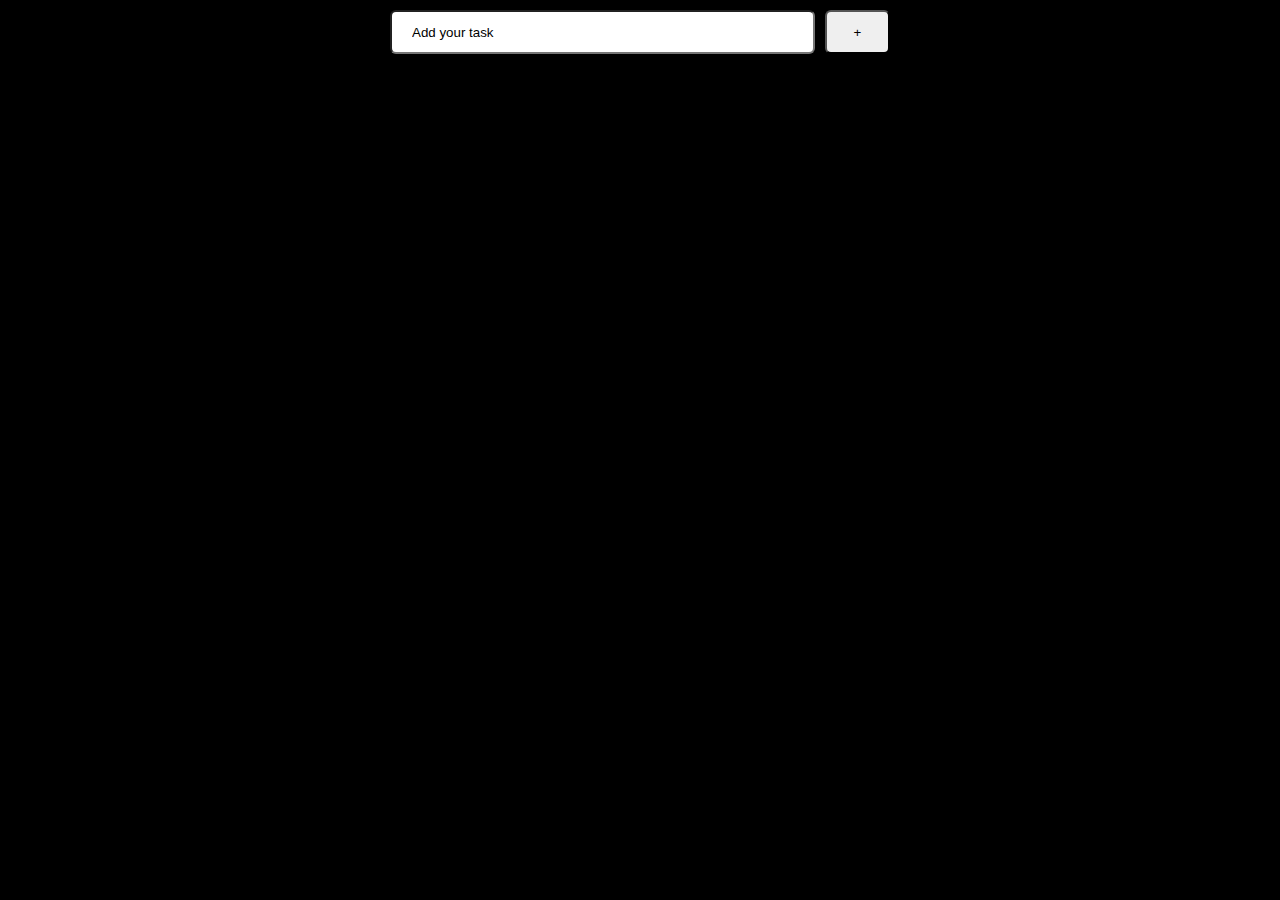
<file: basicTODO/index.html>
<!DOCTYPE html>
<html lang="en">
  <head>
    <meta charset="UTF-8" />
    <meta name="viewport" content="width=device-width, initial-scale=1.0" />
    <link rel="stylesheet" href="todo.css" />
    <title>Document</title>
  </head>
  <body>
    <div class="container">
      <!-- TODO HEADER -->
      <div class="todo-header-container">
        <input
          type="text"
          id="todo-input"
          name="todo-input"
          value="Add your task"
          class="todo-input"
        />
        <button class="todo-add-task">+</button>
      </div>

      <!-- This will be the container for the todo lists -->
      <!-- This will be the main input field -->

      <!-- This will be the template for a todo section -->
      <!-- <div class="todo-container">
        <p class="todo-info">
          Lorem ipsum dolor sit amet consectetur adipisicing elit. Ducimus
          quisquam nostrum adipisci libero, impedit omnis esse autem
          perspiciatis quas fuga atque dicta nulla facere beatae neque facilis
          minima! Mollitia, laudantium.
        </p>
        <button class="todo-button">X</button>
      </div> -->
    </div>
    <script src="todo.js"></script>
  </body>
</html>
</file>
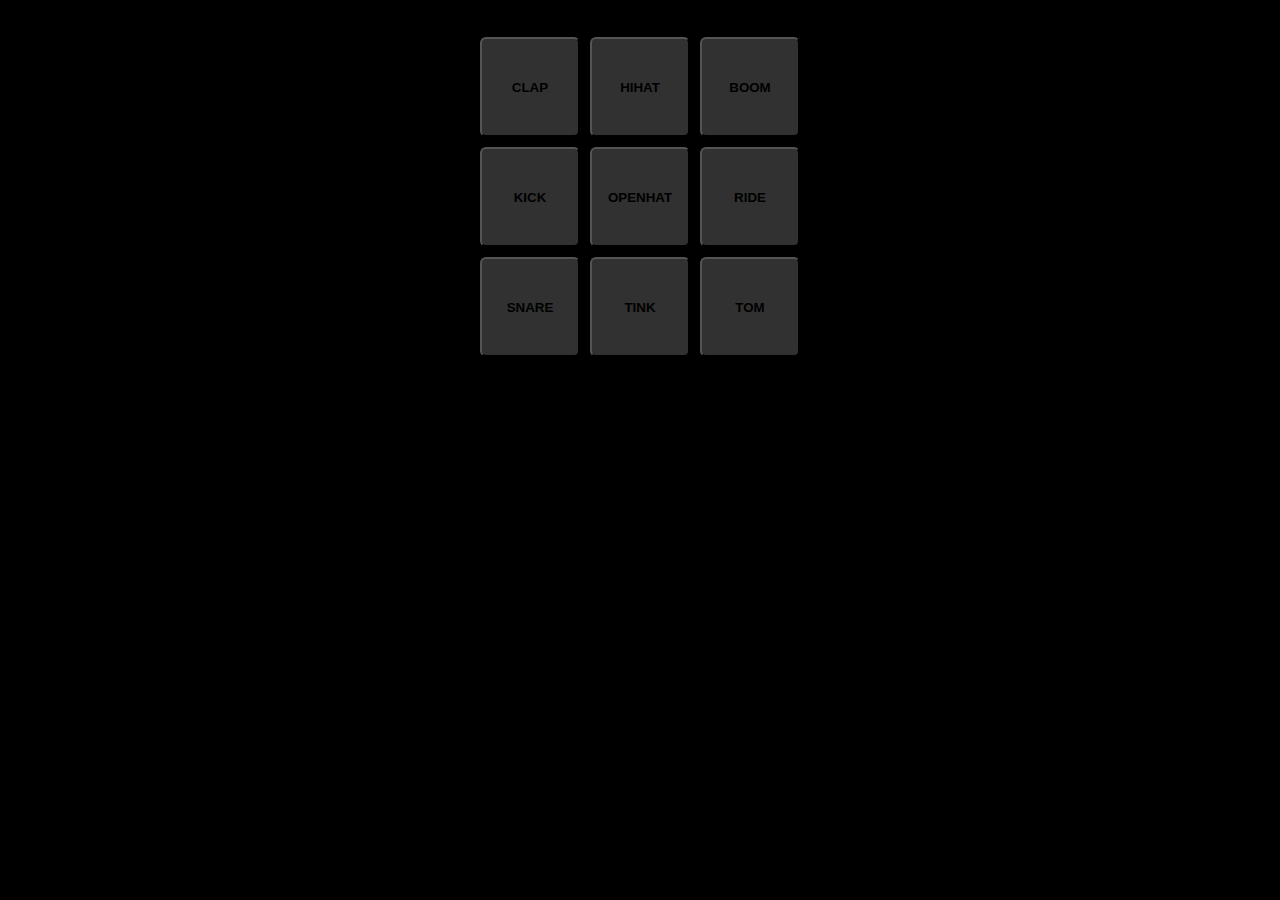
<file: Drumkit/index.html>
<!DOCTYPE html>
<html lang="en">
  <head>
    <meta charset="UTF-8" />
    <meta name="viewport" content="width=device-width, initial-scale=1.0" />
    <link rel="stylesheet" href="drumkit.css" />

    <title>DrumKIT</title>
  </head>
  <body>
    <h1>Drum DrumKit</h1>
    <div class="container">
      <button class="drum-pad">
        <span>Clap</span>
      </button>

      <button class="drum-pad">
        <span>HiHat</span>
      </button>

      <button class="drum-pad">
        <span>Boom</span>
      </button>

      <button class="drum-pad">
        <span>Kick</span>
      </button>

      <button class="drum-pad">
        <span>OpenHat</span>
      </button>

      <button class="drum-pad">
        <span>Ride</span>
      </button>

      <button class="drum-pad">
        <span>Snare</span>
      </button>

      <button class="drum-pad">
        <span>Tink</span>
      </button>

      <button class="drum-pad">
        <span>Tom</span>
      </button>
    </div>

    <script src="drumkit.js"></script>
  </body>
</html>
</file>
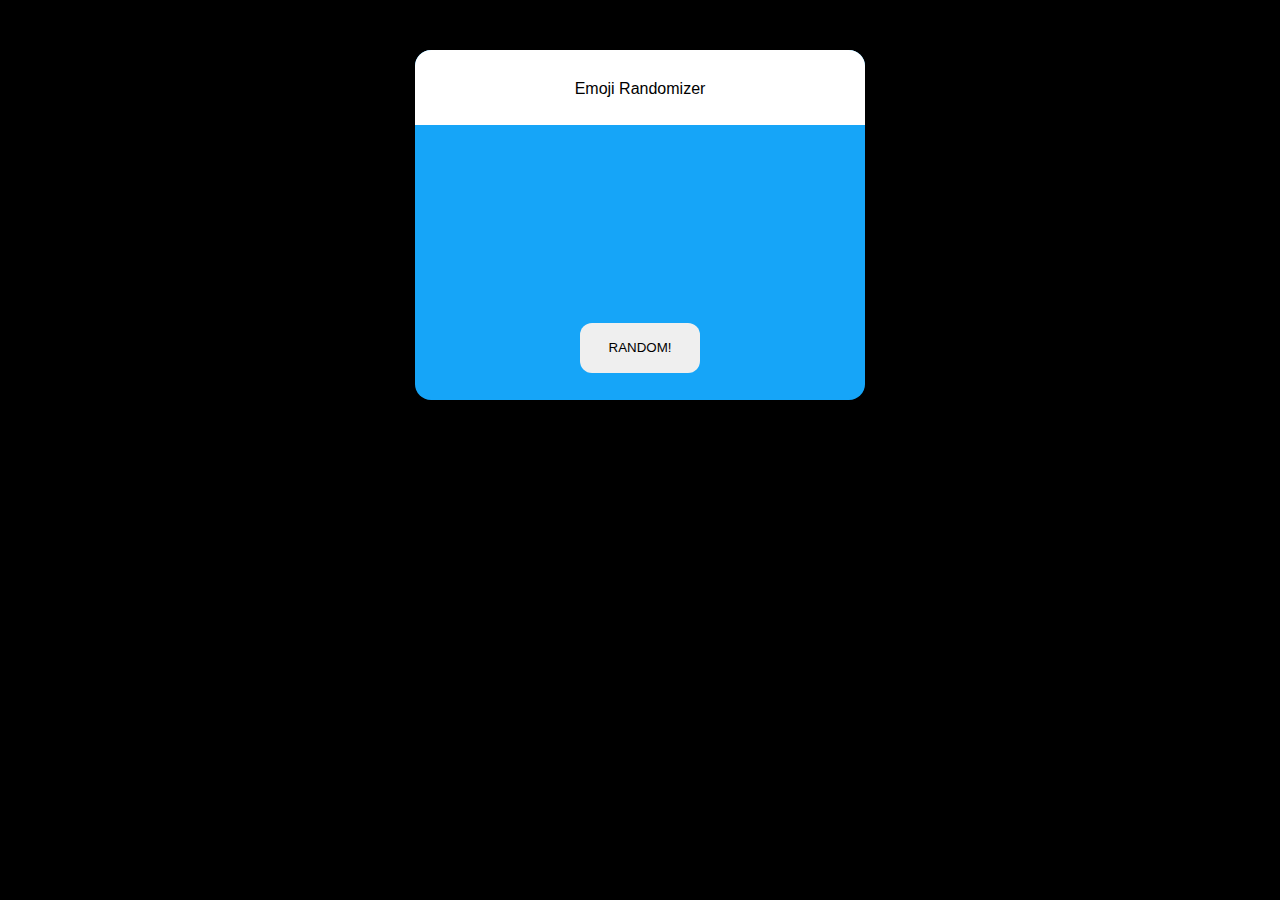
<file: EmojiRandomizer/index.html>
<!DOCTYPE html>
<html lang="en">
  <head>
    <meta charset="UTF-8" />
    <meta name="viewport" content="width=device-width, initial-scale=1.0" />
    <link rel="stylesheet" href="emoji.css" />
    <title>Document</title>
  </head>
  <body>
    <div class="container">
      <div class="card-header"><p>Emoji Randomizer</p></div>
      <p class="emoji"></p>
      <button class="random">RANDOM!</button>
    </div>
    <script src="emoji.js"></script>
  </body>
</html>
</file>
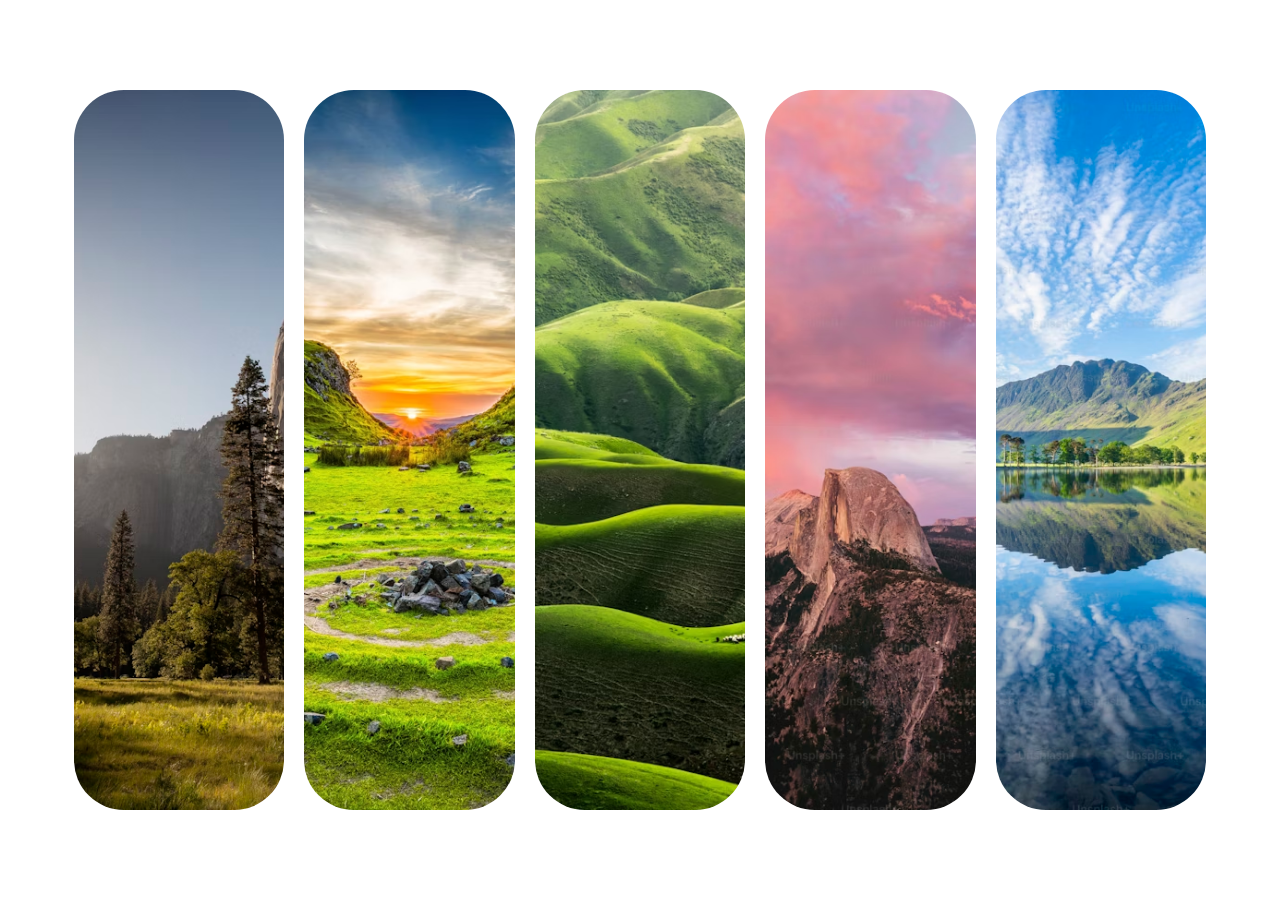
<file: ExpandingCards/index.html>
<!DOCTYPE html>
<html lang="en">
  <head>
    <meta charset="UTF-8" />
    <meta name="viewport" content="width=device-width, initial-scale=1.0" />
    <link rel="stylesheet" href="style.css" />
    <title>Expanding Cards</title>
  </head>
  <body>
    <div class="container">
      <div class="panel panel-1">
        <h3>Explore The World</h3>
      </div>

      <div class="panel panel-2">
        <h3>Explore The World</h3>
      </div>

      <div class="panel panel-3">
        <h3>Explore The World</h3>
      </div>

      <div class="panel panel-4">
        <h3>Explore The World</h3>
      </div>

      <div class="panel panel-5">
        <h3>Explore The World</h3>
      </div>
    </div>
    <script src="expand.js"></script>
  </body>
</html>
</file>
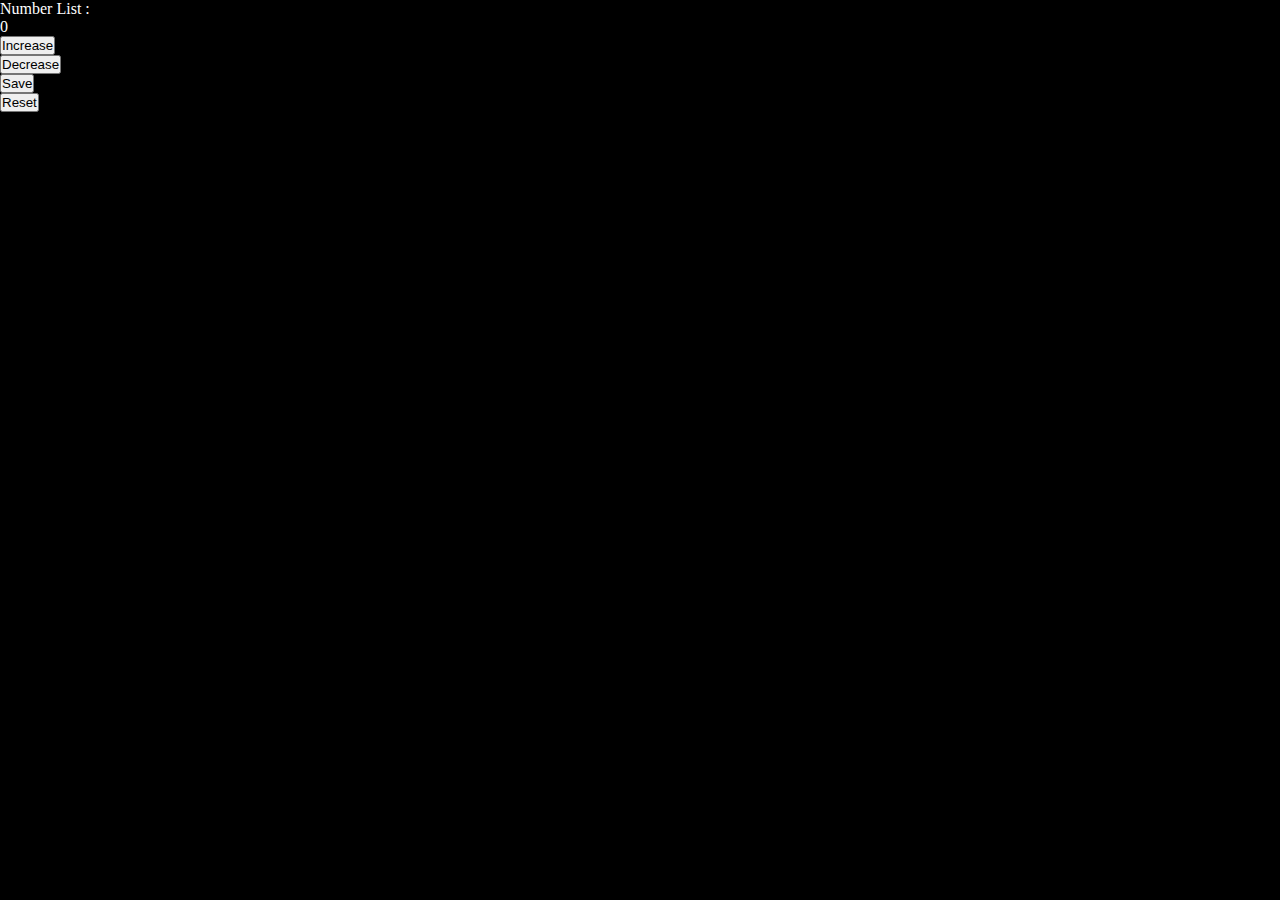
<file: NumbrCounter/index.html>
<!DOCTYPE html>
<html lang="en">
  <head>
    <meta charset="UTF-8" />
    <meta name="viewport" content="width=device-width, initial-scale=1.0" />

    <link rel="stylesheet" href="numbrcounter.css" />
    <title>Document</title>
  </head>
  <body>
    <div class="container">
      <p class="savedNumbers">Number List :</p>
      <span class="currentNumber">0</span><br />
      <button class="increment">Increase</button><br />
      <button class="decrement">Decrease</button><br />
      <button class="save">Save</button><br />
      <button class="reset">Reset</button><br />
      <script src="numbrcounter.js"></script>
    </div>
  </body>
</html>
</file>
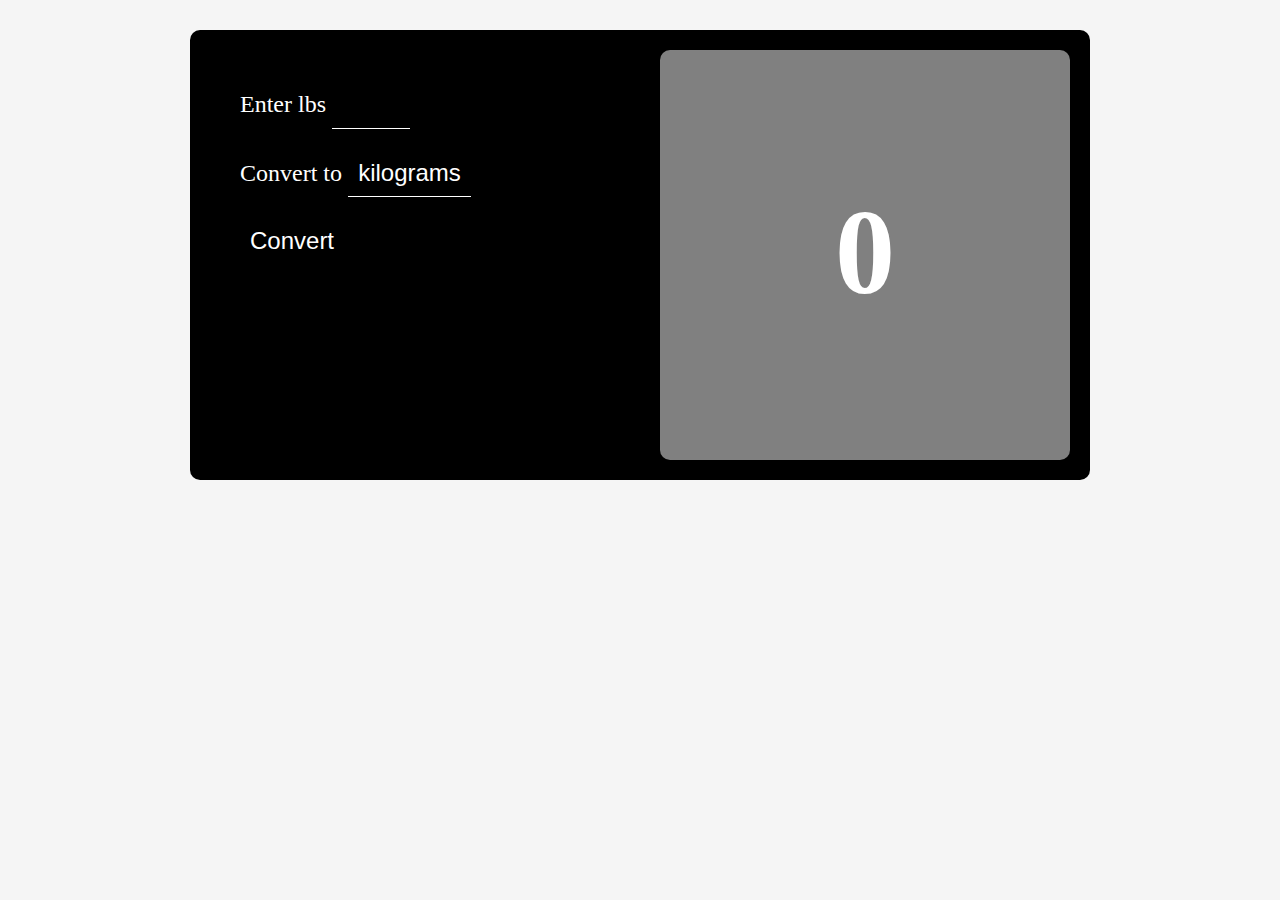
<file: WeightConverter/index.html>
<!DOCTYPE html>
<html lang="en">
  <head>
    <meta charset="UTF-8" />
    <meta name="viewport" content="width=device-width, initial-scale=1.0" />
    <link rel="stylesheet" href="style.css" />
    <title>Weight Converter</title>
  </head>
  <body>
    <div class="container">
      <!-- LEFT CONTAINER -->
      <div class="left-container">
        <form id="converter-form">
          <div>
            <label for="lbs-input">Enter lbs</label>
            <input type="text" id="lbs-input" name="lbs-input" />
          </div>
          <div>
            <label for="choose-weight">Convert to</label>
            <select
              name="choose-weight"
              id="choose-weight"
              name="choose-weight"
            >
              <option value="kilograms">kilograms</option>
              <option value="ounces">ounces</option>
              <option value="stones">stones</option>
              <option value="grams">grams</option>
            </select>
          </div>
          <div>
            <input type="submit" value="Convert" />
          </div>
        </form>
      </div>
      <!-- RIGHT CONTAINER -->
      <div class="right-container">
        <div>
          <h1 class="display-conversion">0</h1>
        </div>
      </div>
    </div>

    <script src="weightconverter.js"></script>
  </body>
</html>
</file>
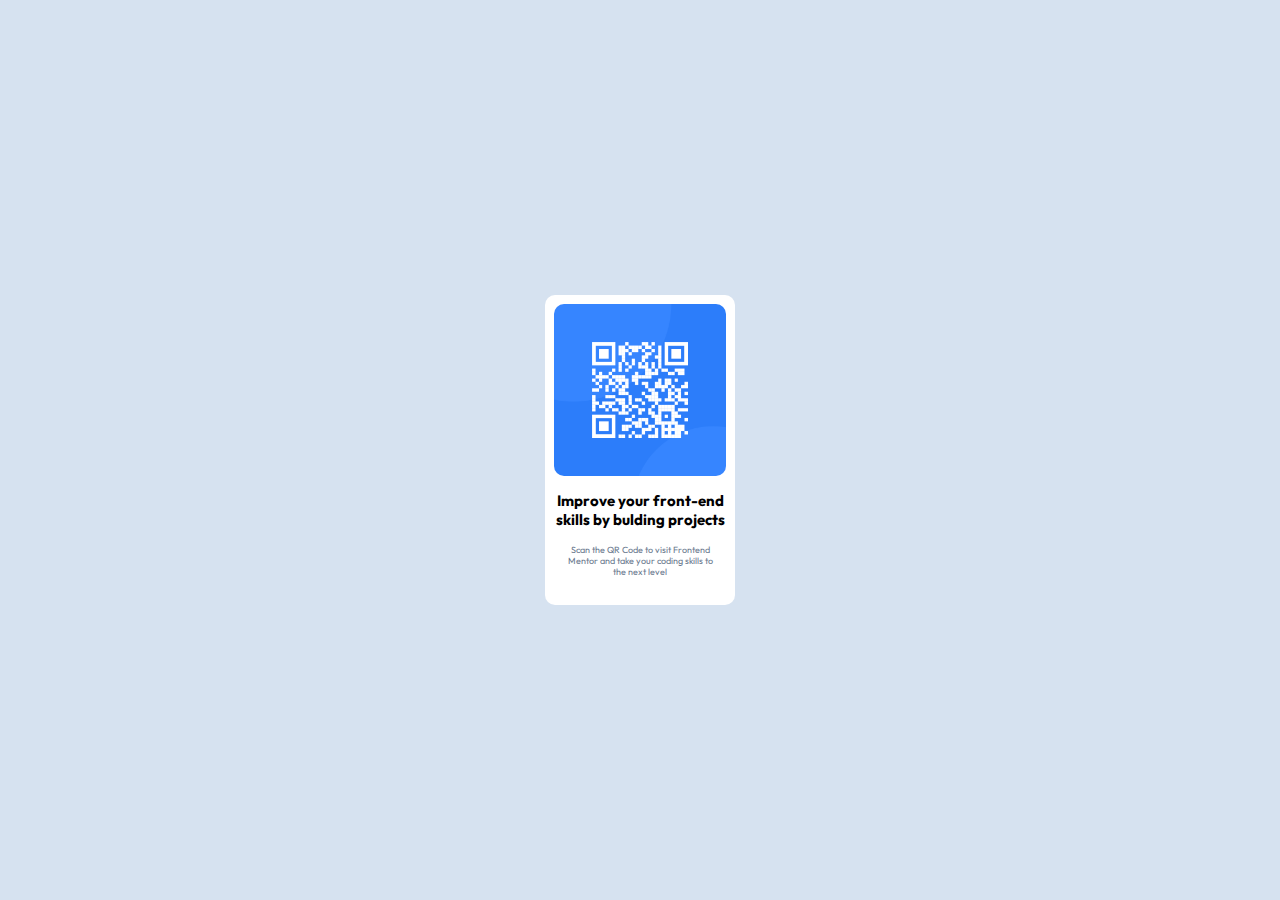
<file: FrontendMentor/QR/index.html>
<!DOCTYPE html>
<html lang="en">
  <head>
    <meta charset="UTF-8" />
    <meta name="viewport" content="width=device-width, initial-scale=1.0" />
    <link rel="stylesheet" href="style.css" />
    <title>QR Code</title>
  </head>
  <body>
    <section class="container">
      <div class="card-container">
        <img src="images/image-qr-code.png" alt="qr code" />
        <p class="card-title">
          Improve your front-end <br />
          skills by bulding projects
        </p>
        <p class="card-instructions">
          Scan the QR Code to visit Frontend <br />
          Mentor and take your coding skills to <br />the next level
        </p>
      </div>
    </section>
  </body>
</html>
</file>
<file: basicTODO/todo.css>
* {
  margin: 0;
  padding: 0;
}

body {
  background-color: black;
  font-family: sans-serif;
}
/* Todo Header */
.todo-header-container {
  width: 500px;
  margin: 10px auto;

  display: grid;
  grid-template-columns: 85% auto;
  column-gap: 10px;
}

.todo-input {
  color: black;
  height: 40px;
  border-radius: 6px;
}

.todo-input[type="text"] {
  padding-left: 20px;
}

.todo-header-container button {
  border-radius: 6px;
}

/* This will be the customer container properties  */

.todo-container {
  background-color: white;
  width: 500px;
  height: auto;
  text-align: center;
  border-radius: 6px;
  margin: 10px auto;

  /* Grid */
  display: grid;
  grid-template-columns: 79% auto;
}

.todo-info {
  color: black;
  text-align: left;
  margin: 20px;

  /* white-space: nowrap;
  overflow: hidden;
  text-overflow: ellipsis; */
}
.todo-container button {
  color: white;
  background-color: red;
  border-radius: 10px;
  border-style: none;
  justify-self: center;
  align-self: center;
  width: 40px;
  height: 40px;
}
</file>
<file: Drumkit/drumkit.css>
* {
  margin: 0;
  padding: 0;
}

body {
  background-color: black;
  font-family: sans-serif;
}

/* This will be in a container - this is the outline of the drums */

.drum-pad {
  border-radius: 6px;
  width: 100px;
  height: 100px;
  text-align: center;
  background-color: rgb(49, 49, 49);
  font-weight: bold;
  text-transform: uppercase;
  /* transition */
  transition: background-color 0.5s ease-in-out;
  transition: color 0.4s ease-in-out;
}

.drum-pad:hover {
  color: white;
  background-color: blue;
}

.drum-pad h3 {
  margin-bottom: 10px;
}

.container {
  display: grid;
  grid-template-columns: repeat(3, 100px);
  grid-template-rows: repeat(3, 100px);
  grid-gap: 10px;
  justify-content: center;
}
</file>
<file: EmojiRandomizer/emoji.css>
* {
  margin: 0;
  padding: 0;
}

body {
  background-color: black;
  color: white;
  font-family: sans-serif;
}
.container {
  background-color: #16a5f8;
  width: 450px;
  height: 350px;
  margin-top: 50px;
  margin-left: auto;
  margin-right: auto;
  border-radius: 16px;

  display: grid;
  grid-template-columns: 1fr;
  grid-template-rows: auto auto 30%;
  justify-items: center;
}
.card-header {
  border-radius: 16px 16px 0 0;
  background-color: white;
  height: 75px;
  width: 100%;

  text-align: center;
}

.card-header p {
  color: black;
  padding-top: 30px;
}

.emoji {
  /* background-color: blue; */
  justify-self: center;
  align-self: center;
  font-size: 100px;
}

.random {
  justify-self: center;
  align-self: center;

  height: 50px;
  width: 120px;
  border-radius: 12px;
  border: none;
  transition: 0.5s;
}

.random:hover {
  box-shadow: 0 12px 16px 0 rgba(0, 0, 0, 0.24),
    0 17px 50px 0 rgba(0, 0, 0, 0.19);
}
</file>
<file: ExpandingCards/style.css>
@import url("https://fonts.googleapis.com/css2?family=Poppins:wght@300;400;500;600;700&family=Roboto:ital,wght@0,100..900;1,100..900&display=swap");

* {
  box-sizing: border-box;
}

body {
  font-family: "Roboto", sans-serif;
  display: flex;
  align-items: center;
  justify-content: center;
  height: 100vh;
  overflow: hidden;
  margin: 0;
}

.container {
  display: flex;
  width: 90vw;
}

.panel {
  /* https://developer.mozilla.org/en-US/docs/Web/CSS/background-size#syntax */
  background-size: auto 100%;
  background-position: center;
  background-repeat: no-repeat;
  height: 80vh;
  border-radius: 50px;
  color: white;
  cursor: pointer;
  /* this will change */
  flex: 0.5;
  margin: 10px;
  /* for the 3 */
  position: relative;

  transition: flex 0.7s ease-in;
}

.panel h3 {
  font-size: 24px;
  position: absolute;
  bottom: 20px;
  left: 20px;
  margin: 0;
  /* when active will show */
  opacity: 0;
}

.panel.active {
  flex: 5;
}

.panel.active h3 {
  opacity: 1;
  transition: opacity 0.3s ease-in 0.4s;
  /* last attribute is delay */
}

@media (max-width: 480px) {
  .container {
    width: 100vw;
  }

  .panel-4,
  .panel-5 {
    display: none;
  }
}

.panel-1 {
  background-image: url(images/background1.avif);
}

.panel-2 {
  background-image: url(images/background2.avif);
}

.panel-3 {
  background-image: url(images/background3.avif);
}

.panel-4 {
  background-image: url(images/background4.avif);
}

.panel-5 {
  background-image: url(images/background5.avif);
}
</file>
<file: NumbrCounter/numbrcounter.css>
* {
  margin: 0;
  padding: 0;
}

body {
  background-color: black;
  color: white;
}
</file>
<file: WeightConverter/style.css>
* {
  margin: 0;
  padding: 0;
  box-sizing: border-box;
}

body {
  background-color: whitesmoke;
}

.container {
  background-color: black;
  color: white;
  display: flex;
  width: 900px;
  height: 50vh;
  margin: 30px auto;
  justify-content: space-between;
  padding: 20px;
  border-radius: 10px;
}

.right-container {
  flex: 1;
  line-height: 45vh;
  background-color: grey;
  text-align: center;
  border-radius: 10px;
}

.right-container h1 {
  vertical-align: middle;
  font-size: 120px;
}

.left-container {
  flex: 1;
  align-self: start;
  font-size: x-large;
  padding: 20px;
}

.left-container form div {
  padding: 10px;
}

.left-container input[type="text"] {
  border: none;
  padding: 10px;
  text-align: center;
  color: white;
  background-color: black;
  border-bottom: 1px solid white;
  font-size: x-large;

  width: 20%;
}

.left-container select {
  border: none;
  appearance: none;
  text-align: center;
  padding: 10px;
  color: white;
  background-color: black;
  border-bottom: 1px solid white;
  font-size: x-large;
}

.left-container input[type="submit"] {
  border: none;
  color: white;
  background-color: black;
  font-size: x-large;
  border-radius: 10px;
  padding: 10px;
  text-align: center;
  transition: background-color 0.5s ease-in;
}

.left-container input:hover {
  cursor: pointer;
  color: black;
  background-color: white;
}

@media (max-width: 900px) {
  .container {
    flex-direction: column;
    width: 80%;
    height: 60vh;
    justify-content: start;
  }

  .left-container {
    flex: none;
    margin-bottom: 10px;
  }

  .right-container {
    line-height: normal;
    flex: none;
  }

  .right-container h1 {
    text-align: center;
    line-height: 1.5;
  }
}
</file>
<file: FrontendMentor/QR/style.css>
@import url("https://fonts.googleapis.com/css2?family=Outfit:wght@100..900&display=swap");

* {
  margin: 0;
  padding: 0;
  box-sizing: border-box;
}

:root {
  --White: hsl(0, 0%, 100%);

  --Slate300: hsl(212, 45%, 89%);
  --Slate500: hsl(216, 15%, 48%);
  --Slate900: hsl(218, 44%, 22%);
}

img {
  max-width: 100%;
}

body {
  background-color: var(--Slate300);
  font-family: "Outfit", sans-serif;
  font-size: 15px;
}

.container {
  height: 100vh;
  display: flex;
  justify-content: center;
  align-items: center;
}

.card-container {
  display: flex;
  flex-direction: column;
  gap: 15px;
  text-align: center;
  background-color: var(--White);

  height: 310px;
  width: 190px;
  padding: 9px;
  border-radius: 10px;
}

.card-container img {
  border-radius: 10px;
}

.card-container .card-title {
  font-weight: 700;
}

.card-container .card-instructions {
  font-weight: 400;
  font-size: 9px;
  color: var(--Slate500);
}

@media (max-width: 190px) {
}
</file>
